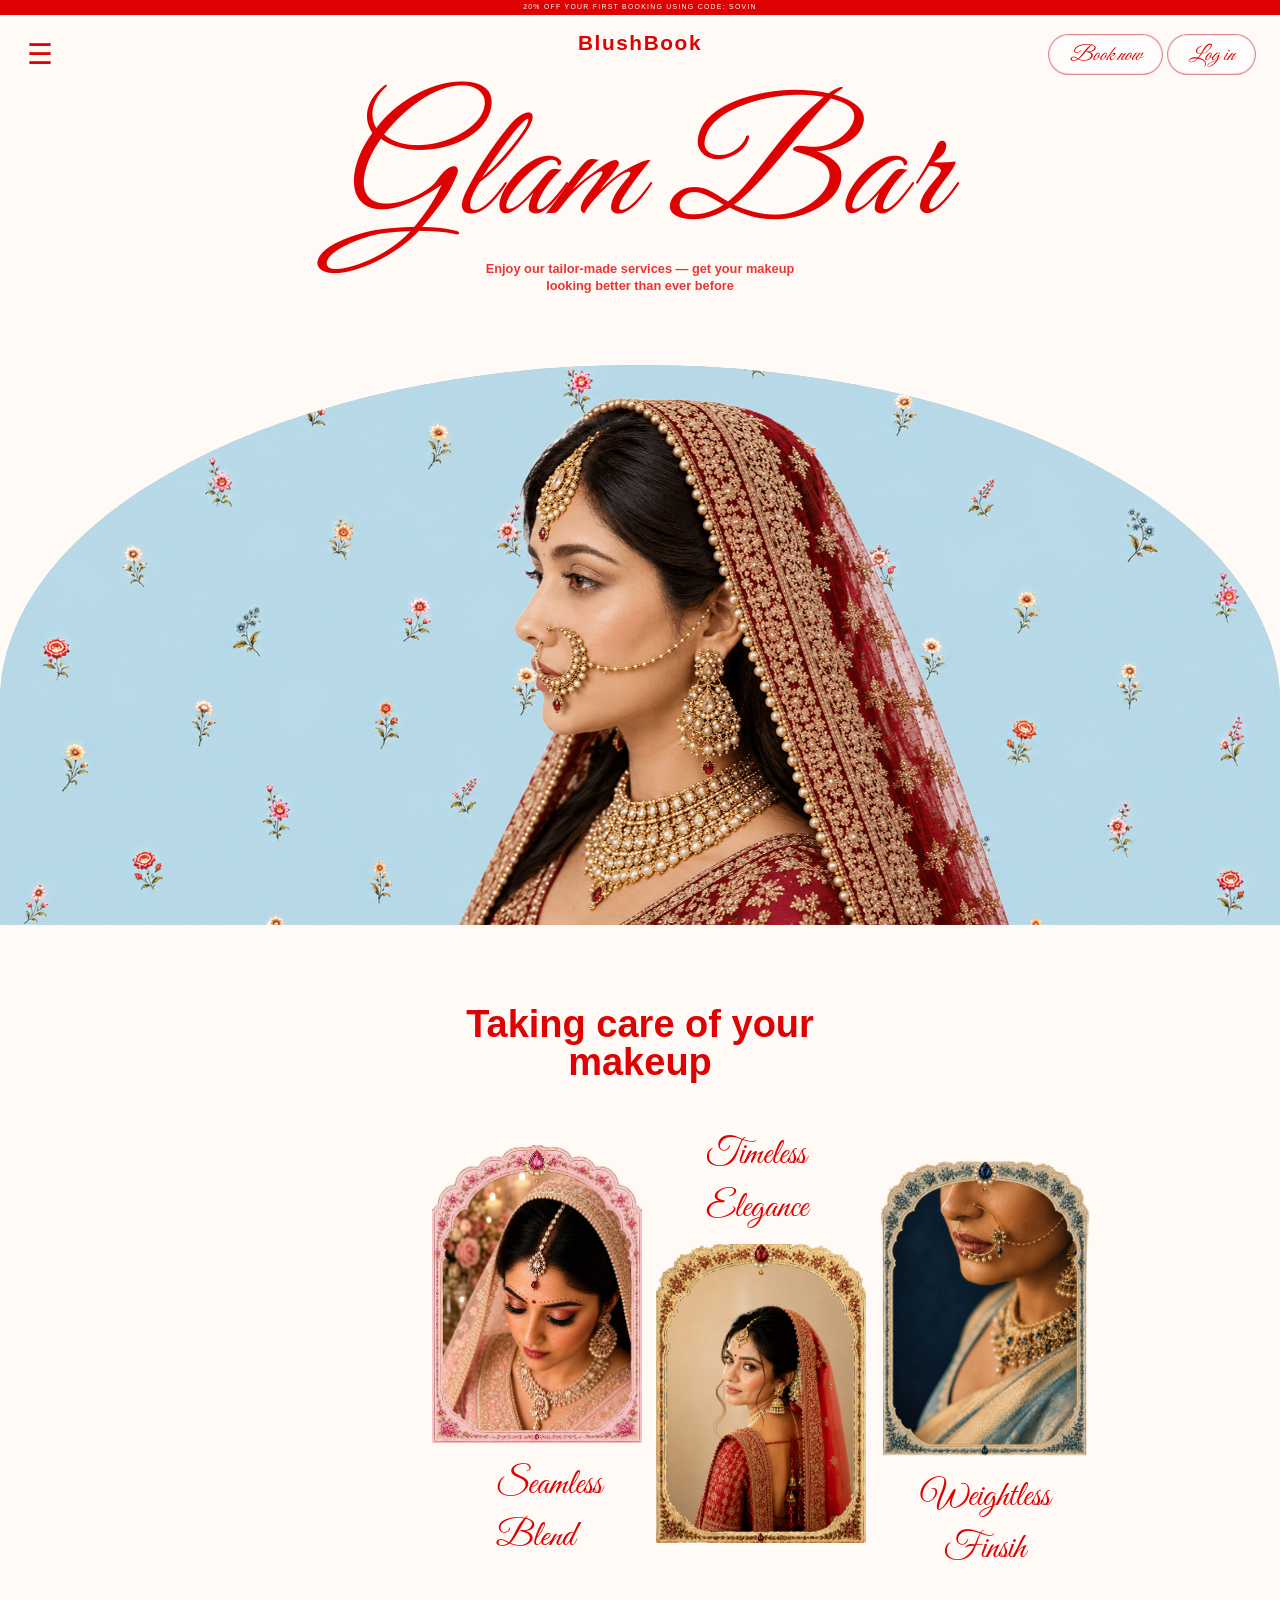
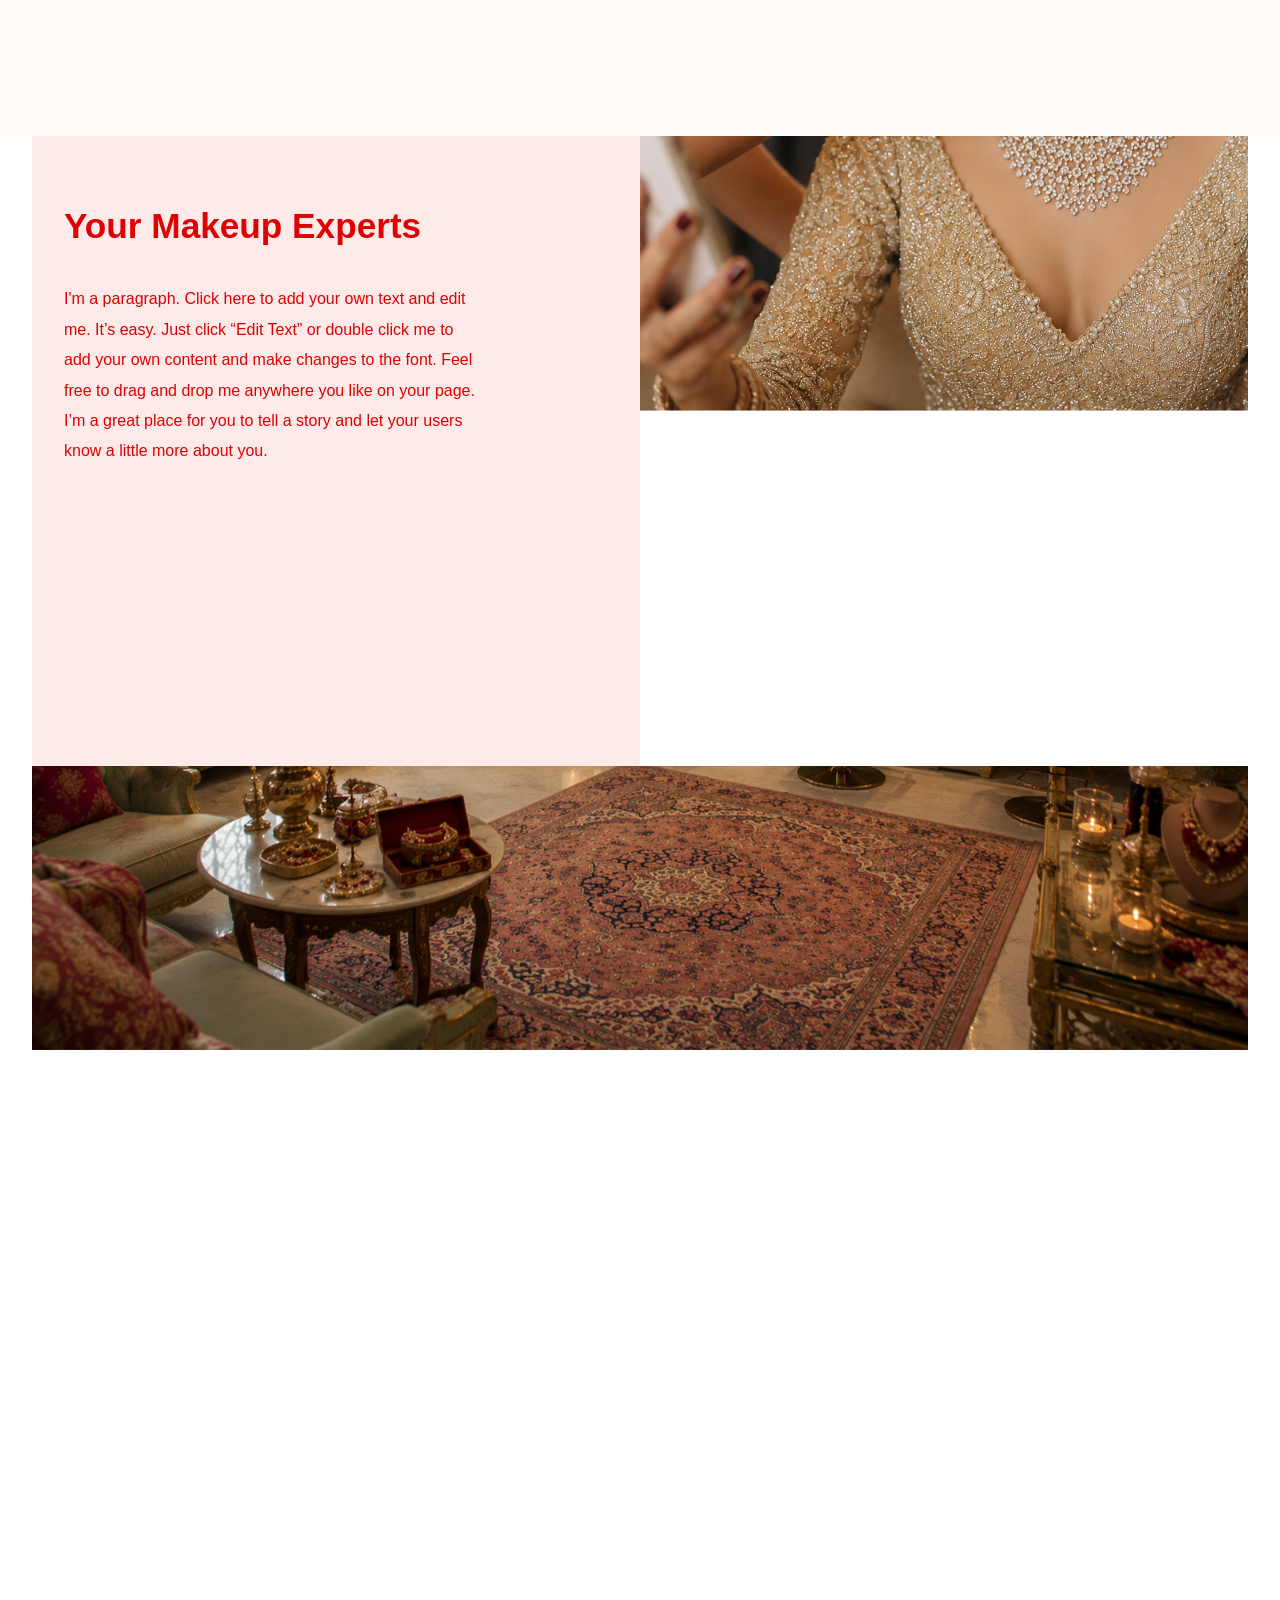
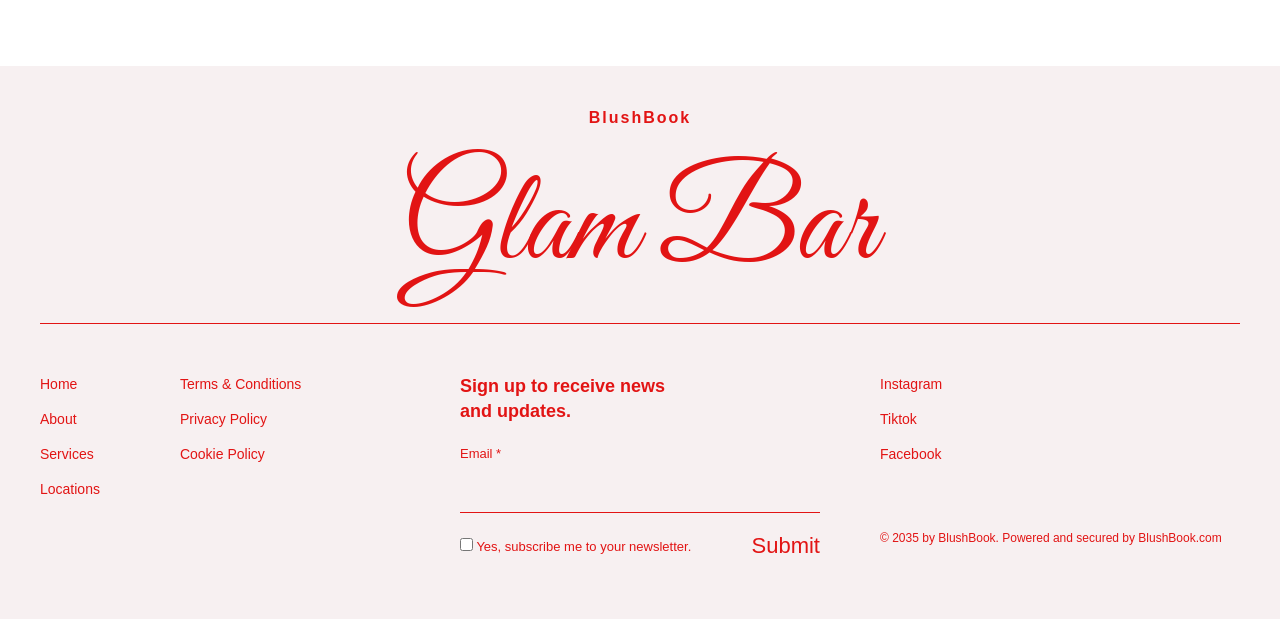
<file: Project/index.html>
<!DOCTYPE html>
<html lang="en">
<head>
    <meta charset="UTF-8" />
    <meta name="viewport" content="width=device-width, initial-scale=1.0" />
    <title>BlushBook</title>

    <link href="https://fonts.googleapis.com/css2?family=Pinyon+Script&display=swap" rel="stylesheet">
    <link rel="preconnect" href="https://fonts.googleapis.com">
    <link rel="preconnect" href="https://fonts.gstatic.com" crossorigin>
    <link href="https://fonts.googleapis.com/css2?family=Great+Vibes&display=swap" rel="stylesheet">
    <link href="https://fonts.googleapis.com/css2?family=Michroma&family=Questrial&display=swap" rel="stylesheet">

    <link rel="stylesheet" href="CSS/index.css" />

  </head>
  <body>

    <!-- ==================== TOP PROMOTIONAL BANNER ==================== -->
    <div class="promo-banner">
        <p>20% OFF your first booking using code: SOVIN</p>
    </div>

    <!-- ==================== NAVIGATION & HEADER AREA ==================== -->
    <header class="hero">

      <!-- Left Manu Bar & Right Book Now Button -->
      <nav class="top-nav">

      <div class="menu-bar">
        <button class="menu-btn" aria-label="Open menu">&#9776;</button>
        <div class="menu-btn-options" >
          <ul>
            <li><a href="about.html">Home</a></li>
            <li><a href="about.html">About</a></li>
            <li><a href="about.html">Services</a></li>
            <li><a href="about.html">Locations</a></li>
          </ul>
        </div>
      </div>

      <div class="book-btn-wrap">
        <a href="book.html" class="book-btn">Book now</a> &nbsp;
        <a href="login.html" class="book-btn">Log in</a>
      </div>
      </nav>

      <!-- Center Text Area -->
      <div class="brand">
        <p class="brand-mini">BlushBook</p>
        <h1>Glam Bar</h1>
        <p class="tagline" >
          Enjoy our tailor-made services — get your makeup <br />
          looking better than ever before
        </p>
      </div>

      <!-- Hero Image Area-->
      <div class="hero-image-wrap">
        <div class="hero-curve"></div>
        <img
          src="Images/Heroine-Bride.png"
          id="hero-bride-img"
          alt="Side profile of a woman with styled hair"
          class="hero-image"
        />
      </div>
    </header>

    <!-- ======================== Section 2 =============================== -->
    <main>

      <section class="section section-services" id="services">
        <div class="container">
          <h2 class="section_2_tagline"> Taking care of your <br> makeup </h2>

          <div class="Timeless_Elegence">
            <div class="image_1">
              <img src="Images/1.png" alt="bride image 1">
              <p> Timeless <br> Elegance </p>
            </div>

          </div>

          <div class="image_2">
            <p class="caption caption-top">Seamless <br>Blend</p>
            <img src="Images/2.png" alt="bride image 2">
          </div>

          <div class="image_3">
            <img src="Images/3.png" alt="bride image 3">
            <p class="caption caption-bottom"> Weightless <br>Finsih  </p>
          </div>
        </div>
      </section>
      
      <!-------------------------- Section 3 ------------------------------->

      <section class="section section-about" id="about">
      
        <div class="about-wrapper">
        
          <!-- Left Content -->
          <div class="about-content">
          
            <h2>Your Makeup Experts</h2>
          
            <p>
              I'm a paragraph. Click here to add your own text and edit me.
              It’s easy. Just click “Edit Text” or double click me to add your
              own content and make changes to the font. Feel free to drag and
              drop me anywhere you like on your page. I’m a great place for
              you to tell a story and let your users know a little more about you.
            </p>
          
          </div>
        
          <!-- Right Image -->
          <div class="about-image">
            <img src="Images/Index-section-3-image.png" alt="Hair styling image">
          </div>
        
        </div>
      
      </section>

      <!-- ++++++++++++++++ Section 4 ++++++++++++++++++-->

      <section class="salon_section">

        <div class="salon-img">
          <img src="Images/Salon_room.png" alt="Salon Image">
        </div>
        
      </section>

    </main>


    <footer class="footer">
  <div class="footer-brand">
    <p class="brand-small">BlushBook</p>
    <h1>Glam Bar</h1>
  </div>

  <hr>

  <div class="footer-content">

    <div class="footer-links">
      <div>
        <a href="#">Home</a>
        <a href="#">About</a>
        <a href="#">Services</a>
        <a href="#">Locations</a>
      </div>

      <div>
        <a href="#">Terms & Conditions</a>
        <a href="#">Privacy Policy</a>
        <a href="#">Cookie Policy</a>
      </div>
    </div>

    <div class="newsletter">
      <h3>Sign up to receive news<br>and updates.</h3>

      <label>Email *</label>
      <input type="email">

      <div class="newsletter-bottom">
        <label class="checkbox">
          <input type="checkbox">
          <span>Yes, subscribe me to your newsletter.</span>
        </label>

        <button type="submit">Submit</button>
      </div>
    </div>

    <div class="footer-social">
      <a href="#">Instagram</a>
      <a href="#">Tiktok</a>
      <a href="#">Facebook</a>

      <p class="copyright">
        © 2035 by BlushBook. Powered and secured by BlushBook.com
      </p>
    </div>

  </div>
</footer>
    <script src="JS/index.js"></script>
</body>
</html>
</file>
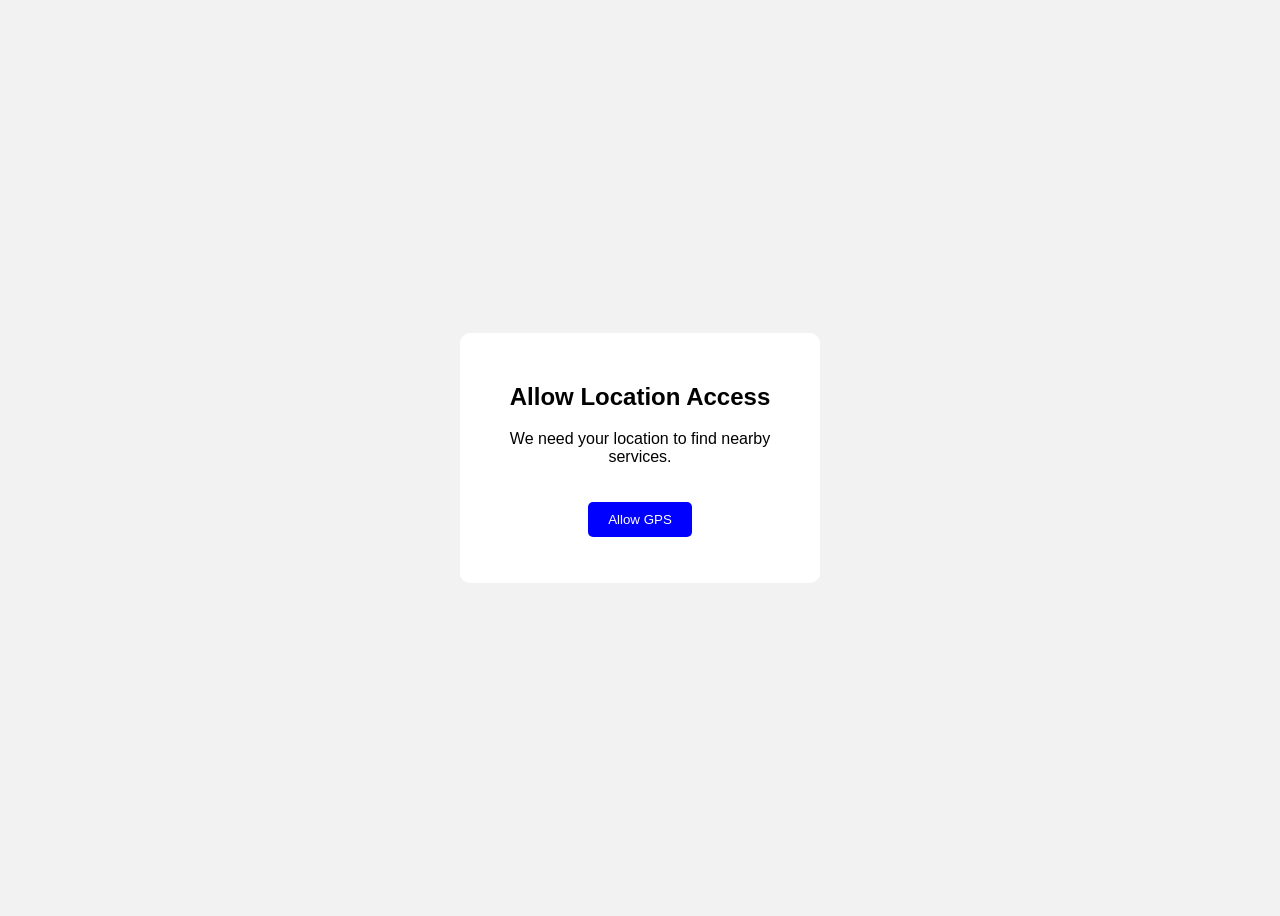
<file: Project/book.html>
<!DOCTYPE html>
<html lang="en">
<head>
  <meta charset="UTF-8">
  <meta name="viewport" content="width=device-width, initial-scale=1.0">
  <title>Location Access</title>

  <style>

    body{
      font-family: Arial;
      display: flex;
      justify-content: center;
      align-items: center;
      height: 100vh;
      background: #f2f2f2;
    }

    .box{
      background: white;
      padding: 30px;
      border-radius: 10px;
      text-align: center;
      width: 300px;
    }

    button{
      padding: 10px 20px;
      border: none;
      background: blue;
      color: white;
      border-radius: 5px;
      cursor: pointer;
      margin-top: 20px;
    }

  </style>

</head>
<body>

  <div class="box">

    <h2>Allow Location Access</h2>

    <p>
      We need your location to find nearby services.
    </p>

    <button onclick="getLocation()">
      Allow GPS
    </button>

    <p id="status"></p>

  </div>

  <script>

    function getLocation(){

      navigator.geolocation.getCurrentPosition(

        function(position){

          const lat = position.coords.latitude;
          const lng = position.coords.longitude;

          console.log(lat, lng);

          document.getElementById("status").innerHTML =
            "Location Found";

          // save location temporarily
          localStorage.setItem("lat", lat);
          localStorage.setItem("lng", lng);

          // redirect
          window.location.href = "services.html";
        },

        function(error){

          alert("Location permission denied");

        }

      );

    }

  </script>

</body>
</html>
</file>
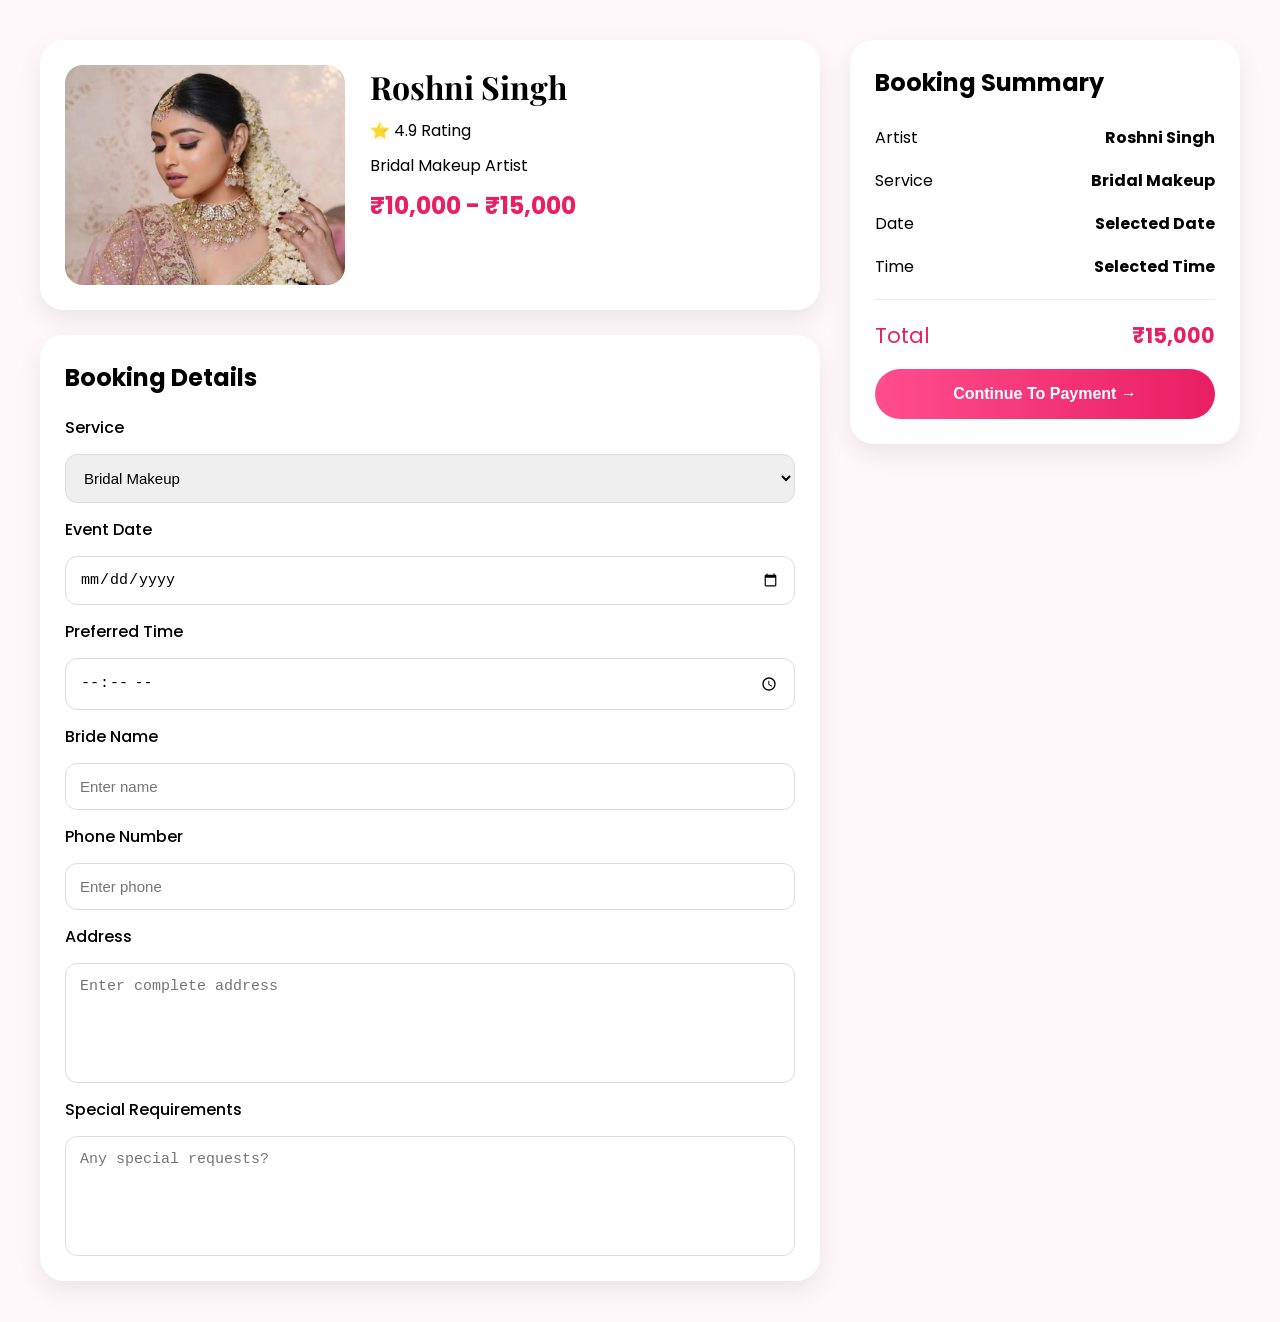
<file: Project/checkout.html>
<!DOCTYPE html>
<html lang="en">
<head>
<meta charset="UTF-8">
<meta name="viewport" content="width=device-width, initial-scale=1.0">

<title>Checkout - Glam Bar</title>

<link href="https://fonts.googleapis.com/css2?family=Playfair+Display:wght@600;700&family=Poppins:wght@300;400;500;600&display=swap" rel="stylesheet">

<style>
    :root{
    --primary:#e91e63;
    --secondary:#ff4d8d;
    --bg:#fff8fa;
}

*{
    margin:0;
    padding:0;
    box-sizing:border-box;
}

body{
    font-family:'Poppins',sans-serif;
    background:var(--bg);
}

.checkout-container{
    max-width:1400px;
    margin:auto;
    padding:40px;

    display:grid;
    grid-template-columns:2fr 1fr;
    gap:30px;
}

.artist-card,
.form-card,
.summary-card{
    background:white;
    border-radius:24px;
    padding:25px;
    box-shadow:0 10px 25px rgba(0,0,0,.08);
}

.artist-card{
    display:flex;
    gap:25px;
    margin-bottom:25px;
}

.artist-card img{
    width:280px;
    height:220px;
    object-fit:cover;
    border-radius:18px;
}

.artist-info h1{
    font-family:'Playfair Display',serif;
    margin-bottom:10px;
}

.artist-info p{
    margin-bottom:10px;
}

.artist-price{
    color:var(--primary);
    font-size:1.5rem;
    font-weight:bold;
}

.form-card h2{
    margin-bottom:20px;
}

form{
    display:flex;
    flex-direction:column;
    gap:14px;
}

label{
    font-weight:500;
}

input,
select,
textarea{
    padding:14px;
    border:1px solid #ddd;
    border-radius:12px;
    font-size:15px;
}

textarea{
    min-height:120px;
    resize:none;
}

.summary-card{
    height:fit-content;
    position:sticky;
    top:20px;
}

.summary-card h2{
    margin-bottom:25px;
}

.summary-row{
    display:flex;
    justify-content:space-between;
    margin-bottom:18px;
}

.total{
    font-size:1.3rem;
    color:var(--primary);
}

hr{
    border:none;
    border-top:1px solid #eee;
    margin:20px 0;
}

.payment-btn{
    width:100%;
    border:none;

    background:linear-gradient(
    90deg,
    var(--secondary),
    var(--primary)
    );

    color:white;

    padding:16px;

    border-radius:40px;

    cursor:pointer;

    font-size:16px;
    font-weight:600;
}

.payment-btn:hover{
    opacity:.9;
}

@media(max-width:900px){

.checkout-container{
    grid-template-columns:1fr;
}

.artist-card{
    flex-direction:column;
}

.artist-card img{
    width:100%;
}

}
</style>
</head>

<body>

<div class="checkout-container">

    <!-- LEFT SIDE -->

    <div class="booking-section">

        <div class="artist-card">

            <img src="services images/1.jpeg" alt="Artist">

            <div class="artist-info">

                <h1>Roshni Singh</h1>

                <p>⭐ 4.9 Rating</p>

                <p>Bridal Makeup Artist</p>

                <p class="artist-price">
                    ₹10,000 - ₹15,000
                </p>

            </div>

        </div>

        <div class="form-card">

            <h2>Booking Details</h2>

            <form>

                <label>Service</label>

                <select>
                    <option>Bridal Makeup</option>
                    <option>Hair Styling</option>
                    <option>Saree Draping</option>
                    <option>Nail Styling</option>
                </select>

                <label>Event Date</label>
                <input type="date">

                <label>Preferred Time</label>
                <input type="time">

                <label>Bride Name</label>
                <input type="text" placeholder="Enter name">

                <label>Phone Number</label>
                <input type="tel" placeholder="Enter phone">

                <label>Address</label>
                <textarea placeholder="Enter complete address"></textarea>

                <label>Special Requirements</label>
                <textarea placeholder="Any special requests?"></textarea>

            </form>

        </div>

    </div>

    <!-- RIGHT SIDE -->

    <div class="summary-card">

        <h2>Booking Summary</h2>

        <div class="summary-row">
            <span>Artist</span>
            <strong>Roshni Singh</strong>
        </div>

        <div class="summary-row">
            <span>Service</span>
            <strong>Bridal Makeup</strong>
        </div>

        <div class="summary-row">
            <span>Date</span>
            <strong>Selected Date</strong>
        </div>

        <div class="summary-row">
            <span>Time</span>
            <strong>Selected Time</strong>
        </div>

        <hr>

        <div class="summary-row total">
            <span>Total</span>
            <strong>₹15,000</strong>
        </div>

        <button class="payment-btn">
            Continue To Payment →
        </button>

    </div>

</div>

</body>
</html>
</file>
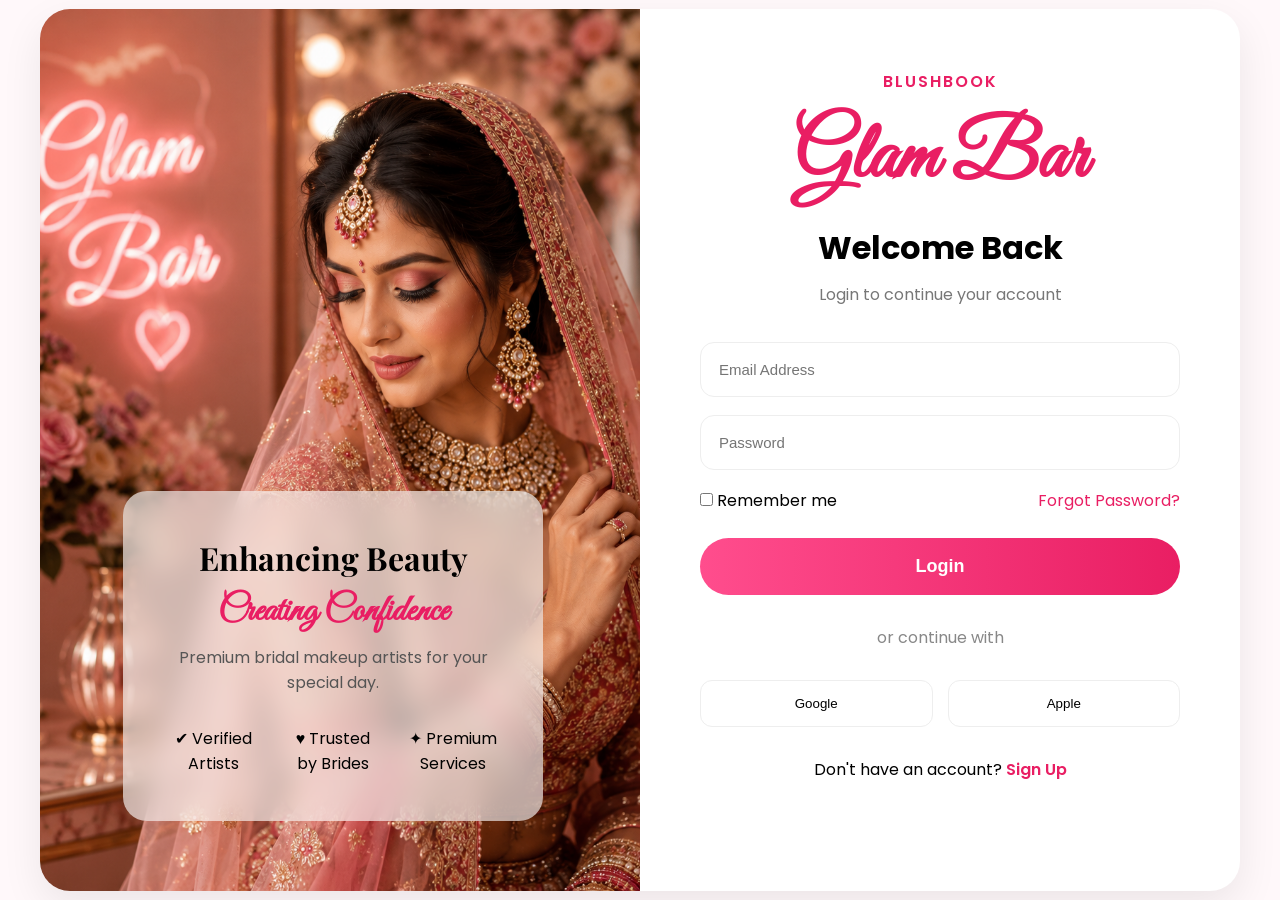
<file: Project/login.html>
<!DOCTYPE html>
<html lang="en">
<head>
<meta charset="UTF-8">
<meta name="viewport" content="width=device-width, initial-scale=1.0">

<title>Login - Glam Bar</title>

<link href="https://fonts.googleapis.com/css2?family=Playfair+Display:wght@600;700&family=Poppins:wght@300;400;500;600&display=swap" rel="stylesheet">
<link href="https://fonts.googleapis.com/css2?family=Pinyon+Script&display=swap" rel="stylesheet">
<link rel="preconnect" href="https://fonts.googleapis.com">
<link rel="preconnect" href="https://fonts.gstatic.com" crossorigin>
<link href="https://fonts.googleapis.com/css2?family=Great+Vibes&display=swap" rel="stylesheet">
<link href="https://fonts.googleapis.com/css2?family=Michroma&family=Questrial&display=swap" rel="stylesheet">

<link rel="stylesheet" href="CSS/login.css">
</head>

<body>

<div class="login-container">

    <!-- Left Side -->

    <div class="left-panel">

        <img src="Images/login_image.png" alt="Bride">

        <div class="overlay-card">

            <h3>Enhancing Beauty</h3>

            <h2>Creating Confidence</h2>

            <p>
                Premium bridal makeup artists
                for your special day.
            </p>

            <div class="features">

                <div>
                    ✔
                    <span>Verified Artists</span>
                </div>

                <div>
                    ♥
                    <span>Trusted by Brides</span>
                </div>

                <div>
                    ✦
                    <span>Premium Services</span>
                </div>

            </div>

        </div>

    </div>

    <!-- Right Side -->

    <div class="right-panel">

        <p class="logo-small">BLUSHBOOK</p>

        <h1 class="logo">
            Glam Bar
        </h1>

        <h2>Welcome Back</h2>

        <p class="subtitle">
            Login to continue your account
        </p>

        <form>

            <div class="input-group">
                <input
                    type="email"
                    placeholder="Email Address"
                    required
                >
            </div>

            <div class="input-group">
                <input
                    type="password"
                    placeholder="Password"
                    required
                >
            </div>

            <div class="options">

                <label>
                    <input type="checkbox">
                    Remember me
                </label>

                <a href="#">
                    Forgot Password?
                </a>

            </div>

            <button class="login-btn">
                Login
            </button>

        </form>

        <div class="divider">
            <span>or continue with</span>
        </div>

        <div class="social-login">

            <button>
                Google
            </button>

            <button>
                Apple
            </button>

        </div>

        <p class="signup-link">
            Don't have an account?
            <a href="signup-choice.html">
    Sign Up
</a>
        </p>
    </div>

</div>

</body>
</html>
</file>
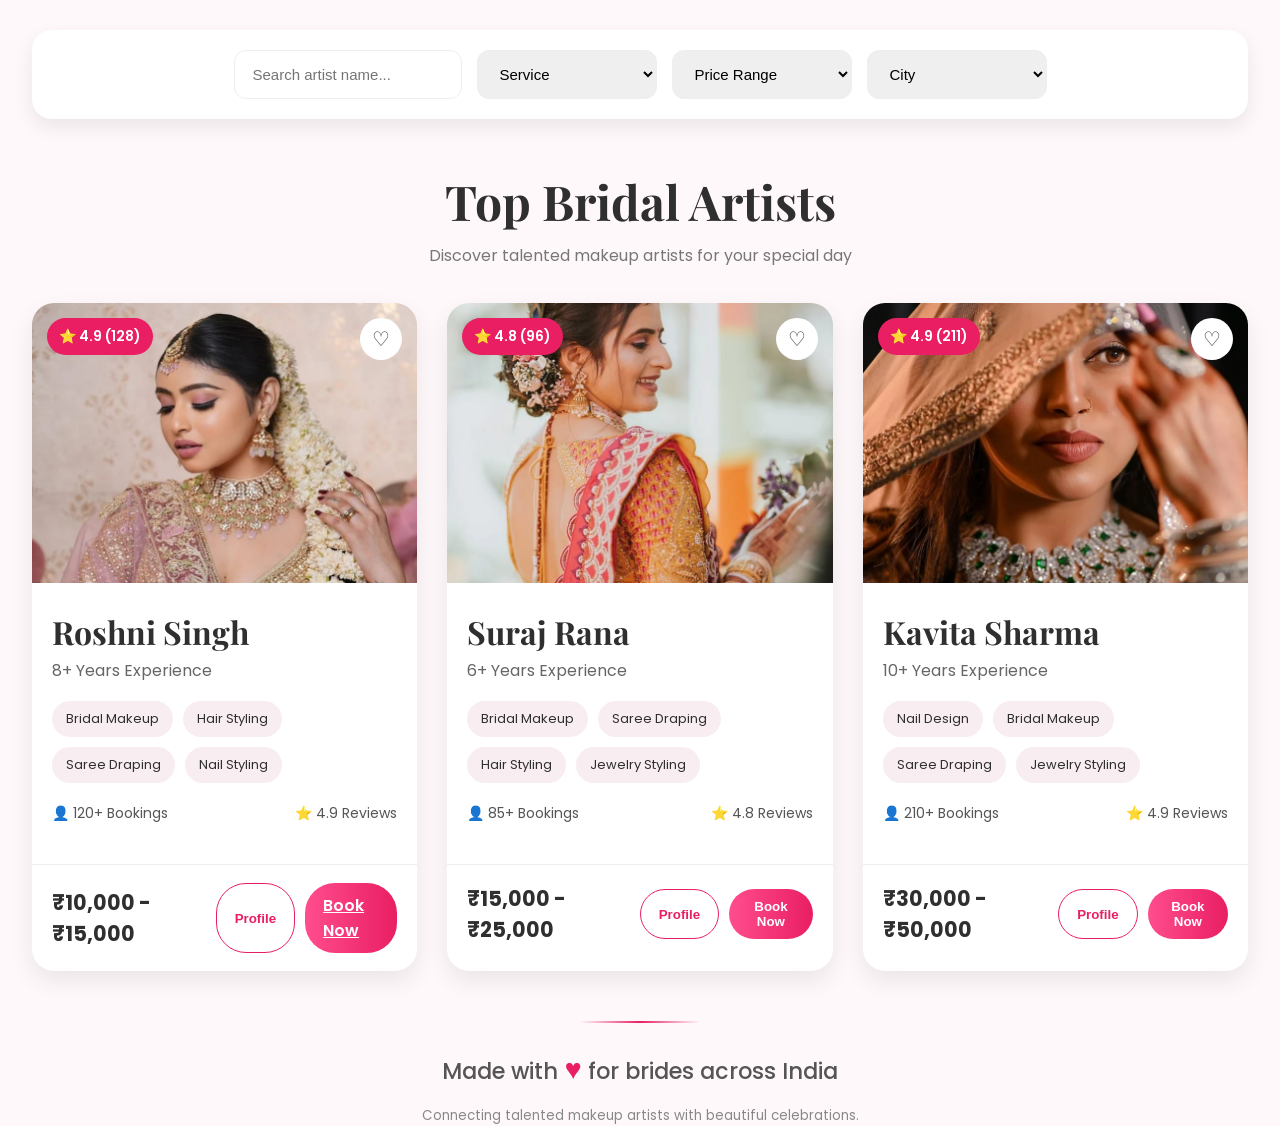
<file: Project/services.html>
<!DOCTYPE html>
<html lang="en">
<head>
<meta charset="UTF-8">
<meta name="viewport" content="width=device-width, initial-scale=1.0">

<title>Bridal Artists</title>

<link href="https://fonts.googleapis.com/css2?family=Playfair+Display:wght@600;700&family=Poppins:wght@300;400;500;600&display=swap" rel="stylesheet">

<style>

:root{
    --primary:#e91e63;
    --secondary:#ff4d8d;
    --bg:#fff8fa;
    --card:#ffffff;
    --text:#2f2f2f;
    --light:#666;
}

*{
    margin:0;
    padding:0;
    box-sizing:border-box;
}

body{
    font-family:'Poppins',sans-serif;
    background:var(--bg);
    color:var(--text);
}

/* FILTER BAR */

.filter-bar{
    width:95%;
    max-width:1400px;
    margin:30px auto;
    background:white;
    padding:20px;
    border-radius:20px;
    display:flex;
    gap:15px;
    flex-wrap:wrap;
    justify-content:center;
    box-shadow:0 8px 20px rgba(0,0,0,.08);
}

.filter-bar input,
.filter-bar select{
    padding:14px 18px;
    border:1px solid #eee;
    border-radius:12px;
    font-size:15px;
    min-width:180px;
    outline:none;
}

/* TITLE */

.section-title{
    text-align:center;
    margin:50px 0 35px;
}

.section-title h2{
    font-family:'Playfair Display',serif;
    font-size:3rem;
}

.section-title p{
    color:#777;
    margin-top:10px;
}

/* CARDS GRID */

.artist-grid{
    width:95%;
    max-width:1400px;
    margin:auto;
    display:grid;
    grid-template-columns:repeat(auto-fit,minmax(350px,1fr));
    gap:30px;
    padding-bottom:50px;
}

/* CARD */

.artist-card{
    background:var(--card);
    border-radius:22px;
    overflow:hidden;
    box-shadow:0 10px 25px rgba(0,0,0,.08);
    transition:.3s;
}

.artist-card:hover{
    transform:translateY(-8px);
}

.artist-image{
    position:relative;
}

.artist-image img{
    width:100%;
    height:280px;
    object-fit:cover;
}

.rating{
    position:absolute;
    top:15px;
    left:15px;
    background:var(--primary);
    color:white;
    padding:8px 12px;
    border-radius:30px;
    font-size:14px;
    font-weight:600;
}

.heart{
    position:absolute;
    top:15px;
    right:15px;
    background:white;
    width:42px;
    height:42px;
    border-radius:50%;
    display:flex;
    justify-content:center;
    align-items:center;
    font-size:20px;
    cursor:pointer;
}

.card-body{
    padding:20px;
}

.artist-name{
    font-family:'Playfair Display',serif;
    font-size:2rem;
    margin-bottom:5px;
}

.experience{
    color:#666;
    margin-bottom:18px;
}

.tags{
    display:flex;
    flex-wrap:wrap;
    gap:10px;
    margin-bottom:20px;
}

.tags span{
    background:#f8edf1;
    padding:8px 14px;
    border-radius:30px;
    font-size:13px;
}

.stats{
    display:flex;
    justify-content:space-between;
    margin-bottom:20px;
    color:#555;
    font-size:14px;
}

.card-footer{
    border-top:1px solid #eee;
    padding:18px 20px;
    display:flex;
    justify-content:space-between;
    align-items:center;
}

.price{
    font-size:1.3rem;
    font-weight:700;
}

.buttons{
    display:flex;
    gap:10px;
}

.profile-btn{
    background:white;
    color:var(--primary);
    border:1px solid var(--primary);
}

.book-btn{
    background:linear-gradient(
    90deg,
    var(--secondary),
    var(--primary));
    color:white;
    border:none;
}

.profile-btn,
.book-btn{
    padding:10px 18px;
    border-radius:30px;
    cursor:pointer;
    font-weight:600;
}
.made-with-love{
    text-align:center;
    padding:0px 20px;
}

.love-line{
    width:120px;
    height:2px;
    background:linear-gradient(
    90deg,
    transparent,
    var(--primary),
    transparent);
    margin:0 auto 25px;
}

.made-with-love p{
    font-size:1.4rem;
    font-weight:500;
    color:#555;
}

.made-with-love span{
    color:#e91e63;
    font-size:1.8rem;
}

.made-with-love small{
    display:block;
    margin-top:15px;
    color:#888;
}
/* MOBILE */

@media(max-width:768px){

.section-title h2{
    font-size:2.2rem;
}

.artist-grid{
    grid-template-columns:1fr;
}

.filter-bar{
    flex-direction:column;
}

.filter-bar input,
.filter-bar select{
    width:100%;
}

}

</style>
</head>

<body>

<!-- FILTERS -->

<div class="filter-bar">

<input type="text" placeholder="Search artist name...">

<select>
<option>Service</option>
<option>Bridal Makeup</option>
<option>Hair Styling</option>
<option>Nail Art</option>
</select>

<select>
<option>Price Range</option>
<option>₹1000 - ₹5000</option>
<option>₹5000 - ₹10000</option>
<option>₹10000+</option>
</select>

<select>
<option>City</option>
<option>Ahmedabad</option>
<option>Gandhinagar</option>
<option>Surat</option>
</select>

</div>

<!-- TITLE -->

<div class="section-title">
    <h2>Top Bridal Artists</h2>
    <p>Discover talented makeup artists for your special day</p>
</div>

<!-- CARDS -->

<div class="artist-grid">

    <!-- CARD 1 -->

    <div class="artist-card">

        <div class="artist-image">
            <img src="services images/1.jpeg">
            <div class="rating">⭐ 4.9 (128)</div>
            <div class="heart">♡</div>
        </div>

        <div class="card-body">

            <h3 class="artist-name">Roshni Singh</h3>
            <p class="experience">8+ Years Experience</p>

            <div class="tags">
                <span>Bridal Makeup</span>
                <span>Hair Styling</span>
                <span>Saree Draping</span>
                <span>Nail Styling</span>
            </div>

            <div class="stats">
                <span>👤 120+ Bookings</span>
                <span>⭐ 4.9 Reviews</span>
            </div>

        </div>

        <div class="card-footer">

            <div class="price">₹10,000 - ₹15,000</div>

            <div class="buttons">
                <button class="profile-btn">Profile</button>
            
                <a href="checkout.html" class="book-btn">
                    Book Now
                </a>
            </div>
        </div>

    </div>

    <!-- CARD 2 -->

    <div class="artist-card">

        <div class="artist-image">
            <img src="services images/2.jpeg">
            <div class="rating">⭐ 4.8 (96)</div>
            <div class="heart">♡</div>
        </div>

        <div class="card-body">

            <h3 class="artist-name">Suraj Rana</h3>
            <p class="experience">6+ Years Experience</p>

            <div class="tags">
                <span>Bridal Makeup</span>
                <span>Saree Draping</span>
                <span>Hair Styling</span>
                <span>Jewelry Styling</span>
            </div>

            <div class="stats">
                <span>👤 85+ Bookings</span>
                <span>⭐ 4.8 Reviews</span>
            </div>

        </div>

        <div class="card-footer">

            <div class="price">₹15,000 - ₹25,000</div>

            <div class="buttons">
                <button class="profile-btn">Profile</button>
                <button class="book-btn">Book Now</button>
            </div>

        </div>

    </div>

    <!-- CARD 3 -->

    <div class="artist-card">

        <div class="artist-image">
            <img src="services images/3.jpeg">
            <div class="rating">⭐ 4.9 (211)</div>
            <div class="heart">♡</div>
        </div>

        <div class="card-body">

            <h3 class="artist-name">Kavita Sharma</h3>
            <p class="experience">10+ Years Experience</p>

            <div class="tags">
                <span>Nail Design</span>
                <span>Bridal Makeup</span>
                <span>Saree Draping</span>
                <span>Jewelry Styling</span>
            </div>

            <div class="stats">
                <span>👤 210+ Bookings</span>
                <span>⭐ 4.9 Reviews</span>
            </div>

        </div>

        <div class="card-footer">

            <div class="price">₹30,000 - ₹50,000</div>

            <div class="buttons">
                <button class="profile-btn">Profile</button>
                <button class="book-btn">Book Now</button>
            </div>

        </div>

    </div>
</div>

<section class="made-with-love">

    <div class="love-line"></div>

    <p>
        Made with <span>♥</span> for brides across India
    </p>

    <small>
        Connecting talented makeup artists with beautiful celebrations.
    </small>

</section>

</body>
</html>
</file>
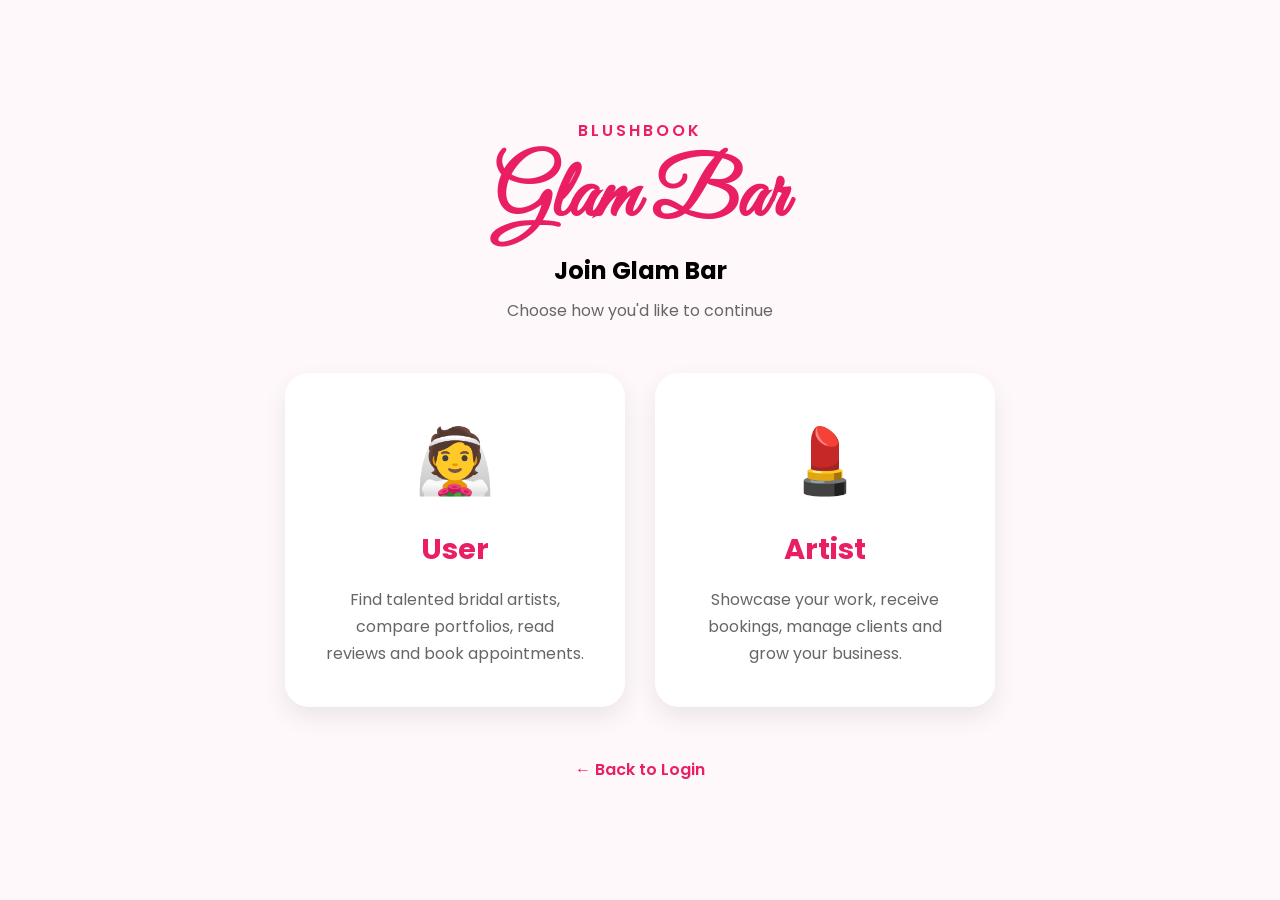
<file: Project/signup-choice.html>
<!DOCTYPE html>
<html lang="en">
<head>
<meta charset="UTF-8">
<meta name="viewport" content="width=device-width, initial-scale=1.0">

<title>Join Glam Bar</title>

<link href="https://fonts.googleapis.com/css2?family=Playfair+Display:wght@600;700&family=Poppins:wght@300;400;500;600&display=swap" rel="stylesheet">
<link href="https://fonts.googleapis.com/css2?family=Playfair+Display:wght@600;700&family=Poppins:wght@300;400;500;600&display=swap" rel="stylesheet">
<link href="https://fonts.googleapis.com/css2?family=Pinyon+Script&display=swap" rel="stylesheet">
<link rel="preconnect" href="https://fonts.googleapis.com">
<link rel="preconnect" href="https://fonts.gstatic.com" crossorigin>
<link href="https://fonts.googleapis.com/css2?family=Great+Vibes&display=swap" rel="stylesheet">
<link href="https://fonts.googleapis.com/css2?family=Michroma&family=Questrial&display=swap" rel="stylesheet">
<style>

:root{
    --primary:#e91e63;
    --secondary:#ff4d8d;
    --bg:#fff8fa;
}

*{
    margin:0;
    padding:0;
    box-sizing:border-box;
}

body{
    min-height:100vh;
    background:var(--bg);
    font-family:'Poppins',sans-serif;

    display:flex;
    justify-content:center;
    align-items:center;

    padding:30px;
}

.signup-selection{
    width:100%;
    max-width:1000px;
    text-align:center;
}

.logo-small{
    color:var(--primary);
    letter-spacing:3px;
    font-weight:600;
}

.logo{
    font-family: "Great Vibes", cursive;
    font-size:5rem;
    color:var(--primary);
    margin-top:5px;
    margin-bottom:5px;
}

.subtitle{
    color:#666;
    margin-top:10px;
    margin-bottom:50px;
}

.role-container{
    display:flex;
    justify-content:center;
    gap:30px;
    flex-wrap:wrap;
}

.role-card{
    width:340px;

    background:white;

    padding:40px;

    border-radius:24px;

    text-decoration:none;

    color:#333;

    box-shadow:
    0 10px 25px rgba(0,0,0,.08);

    transition:.3s;
}

.role-card:hover{
    transform:translateY(-8px);

    border:2px solid var(--primary);
}

.role-icon{
    font-size:4rem;
    margin-bottom:20px;
}

.role-card h3{
    color:var(--primary);
    margin-bottom:15px;
    font-size:1.8rem;
}

.role-card p{
    line-height:1.7;
    color:#666;
}

.back-link{
    display:inline-block;
    margin-top:50px;
    color:var(--primary);
    text-decoration:none;
    font-weight:600;
}

@media(max-width:768px){

.logo{
    font-size:3rem;
}

.role-card{
    width:100%;
}

}

</style>
</head>

<body>

<div class="signup-selection">

    <p class="logo-small">BLUSHBOOK</p>

    <h1 class="logo">Glam Bar</h1>

    <h2>Join Glam Bar</h2>

    <p class="subtitle">
        Choose how you'd like to continue
    </p>

    <div class="role-container">

        <a href="user-signup.html" class="role-card">

            <div class="role-icon">👰</div>

            <h3>User</h3>

            <p>
                Find talented bridal artists,
                compare portfolios,
                read reviews and book appointments.
            </p>

        </a>

        <a href="artist-signup.html" class="role-card">

            <div class="role-icon">💄</div>

            <h3>Artist</h3>

            <p>
                Showcase your work,
                receive bookings,
                manage clients and grow your business.
            </p>

        </a>

    </div>

    <a href="login.html" class="back-link">
        ← Back to Login
    </a>

</div>

</body>
</html>
</file>
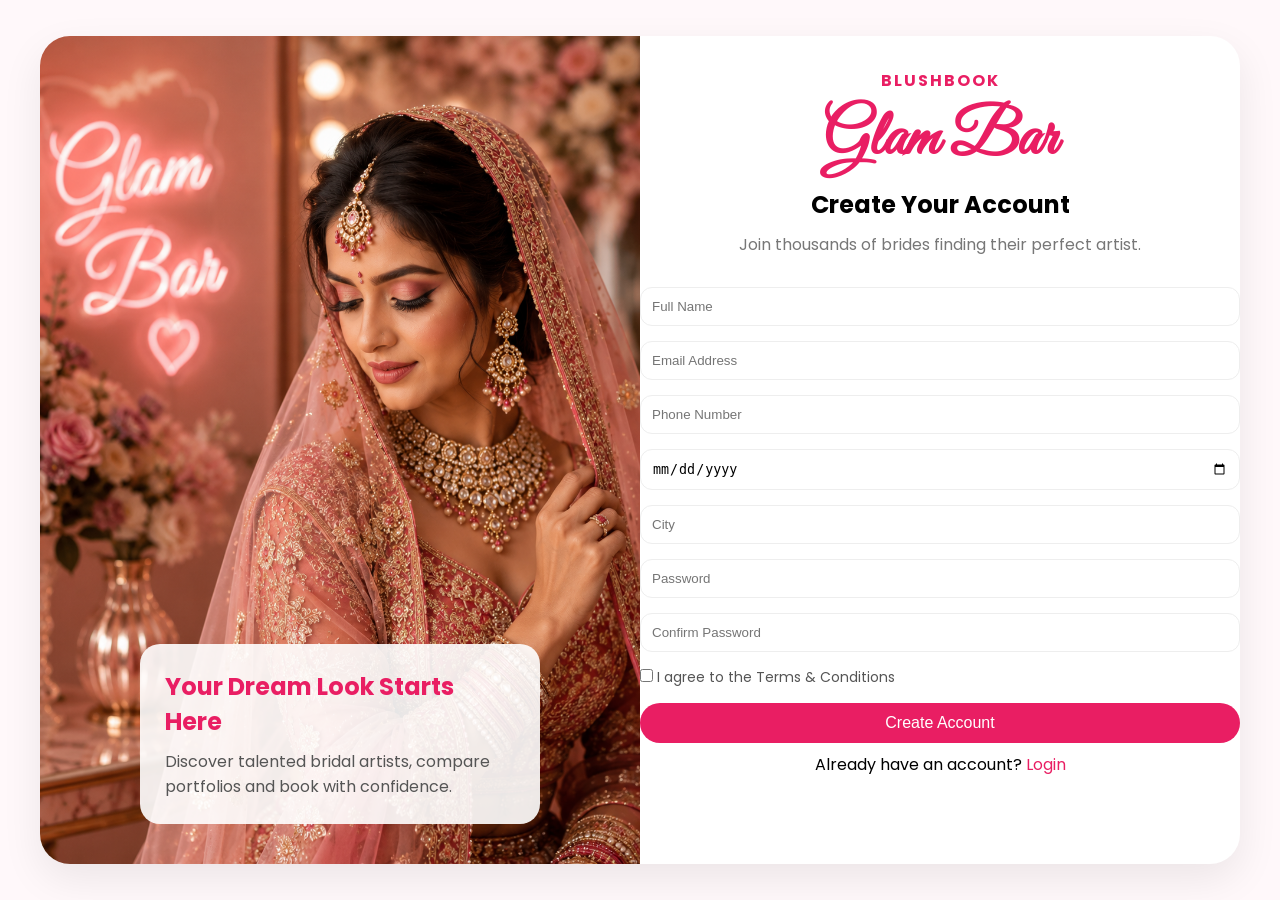
<file: Project/user-signup.html>
<!DOCTYPE html>
<html lang="en">
<head>
<meta charset="UTF-8">
<meta name="viewport" content="width=device-width, initial-scale=1.0">

<title>User Signup - Glam Bar</title>

<link href="https://fonts.googleapis.com/css2?family=Playfair+Display:wght@600;700&family=Poppins:wght@300;400;500;600&display=swap" rel="stylesheet">
<link href="https://fonts.googleapis.com/css2?family=Playfair+Display:wght@600;700&family=Poppins:wght@300;400;500;600&display=swap" rel="stylesheet">
<link href="https://fonts.googleapis.com/css2?family=Pinyon+Script&display=swap" rel="stylesheet">
<link rel="preconnect" href="https://fonts.googleapis.com">
<link rel="preconnect" href="https://fonts.gstatic.com" crossorigin>
<link href="https://fonts.googleapis.com/css2?family=Great+Vibes&display=swap" rel="stylesheet">
<link href="https://fonts.googleapis.com/css2?family=Michroma&family=Questrial&display=swap" rel="stylesheet">
<style>
    :root{
    --primary:#e91e63;
    --bg:#fff8fa;
}

*{
    margin:0;
    padding:0;
    box-sizing:border-box;
}

body{
    min-height:100vh;
    background:var(--bg);
    font-family:'Poppins',sans-serif;

    display:flex;
    justify-content:center;
    align-items:center;

    padding:30px;
}

.signup-container{
    width:1200px;
    max-width:100%;
    height: 92vh;
    background:white;

    border-radius:30px;

    overflow:hidden;

    display:grid;
    grid-template-columns:1fr 1fr;

    box-shadow:
    0 15px 40px rgba(0,0,0,.08);
}

.left-panel{
    position:relative;
}

.left-panel img{
    width:100%;
    height:100%;
    object-fit:cover;
}

.overlay{
    position:absolute;

    bottom:40px;
    left:100px;

    background:
    rgba(255,255,255,.9);

    padding:25px;

    border-radius:20px;

    width:400px;
}

.overlay h2{
    color:var(--primary);
}

.overlay p{
    margin-top:10px;
    color:#555;
}

.right-panel{
    padding:0px;
}

.logo-small{
    text-align:center;
    color:var(--primary);
    letter-spacing:2px;
    font-weight: 700;
    margin-top: 2rem;
}

.logo{
    text-align:center;
    color:var(--primary);
    font-size:4rem;
    margin-top: 7px;
    margin-bottom:7px;
    font-family: "Great Vibes", cursive;
}

.right-panel h2{
    text-align:center;
}

.subtitle{
    text-align:center;
    color:#777;
    margin:10px 0 30px;
}

form{
    display:flex;
    flex-direction:column;
    gap:15px;
}

input{
    padding:11px;
    border:1px solid #eee;
    border-radius:12px;
}

.terms{
    font-size:14px;
    color:#555;
}

button{
    border:none;
    background:#e91e63;
    color:white;

    padding:11px;

    border-radius:40px;

    font-size:16px;
    cursor:pointer;
}

.login-link{
    text-align:center;
    margin-top:9px;
}

.login-link a{
    color:#e91e63;
    text-decoration:none;
}

@media(max-width:900px){

.signup-container{
    grid-template-columns:1fr;
}

.left-panel{
    display:none;
}

.right-panel{
    padding:30px;
}

.logo{
    font-size:3rem;
}

}
</style>
</head>

<body>

<div class="signup-container">

    <div class="left-panel">

        <img src="Images/login_image.png" alt="Bride">

        <div class="overlay">
            <h2>Your Dream Look Starts Here</h2>
            <p>
                Discover talented bridal artists,
                compare portfolios and book with confidence.
            </p>
        </div>

    </div>

    <div class="right-panel">

        <p class="logo-small">BLUSHBOOK</p>

        <h1 class="logo">Glam Bar</h1>

        <h2>Create Your Account</h2>

        <p class="subtitle">
            Join thousands of brides finding their perfect artist.
        </p>

        <form>

            <input type="text"
            placeholder="Full Name"
            required>

            <input type="email"
            placeholder="Email Address"
            required>

            <input type="tel"
            placeholder="Phone Number"
            required>

            <input type="date">

            <input type="text"
            placeholder="City">

            <input type="password"
            placeholder="Password"
            required>

            <input type="password"
            placeholder="Confirm Password"
            required>

            <label class="terms">

                <input type="checkbox">

                I agree to the
                Terms & Conditions

            </label>

            <button type="submit">
                Create Account
            </button>

        </form>

        <p class="login-link">
            Already have an account?
            <a href="login.html">Login</a>
        </p>

    </div>

</div>

</body>
</html>
</file>
<file: Project/CSS/index.css>
:root {
  --accent: #de0202;
  --bg: #f8f8f8;
  --text: #1f1f1f;
  --muted: #6a6a6a;
}
* {
  margin: 0;
  padding: 0;
  box-sizing: border-box;
}
body {
  font-family: "Poppins", sans-serif;
  color: var(--text);
  background: #ffffff;
  line-height: 1.5;
  overflow-x: hidden;
}

.promo-banner {
  background: var(--accent);
  color: #fff;
  text-align: center;
  font-size: 0.43rem;
  letter-spacing: 0.08rem;
  text-transform: uppercase;
  padding: 0.15rem 1rem;
}

.promo-banner p {
  margin: 0;
}

.hero {
  position: relative;
  min-height: 100vh;
  background: #ff80000a;
}

.top-nav {
  position: absolute;
  top: 1.2rem;
  left: 1.5rem;
  right: 1.5rem;
  display: flex;
  align-items: center;
  justify-content: space-between;
  z-index: 10;
}

.menu-bar{
position: relative;
display: inline-block;
}

.menu-btn {
  border: 0;
  background: transparent;
  color: var(--accent);
  font-size: 1.8rem;
  line-height: 1;
  font-weight: 300;
  letter-spacing: 0.08rem;
  cursor: pointer;
  padding: 0.1rem 0.2rem;
}

.menu-btn-options{
  display: none;
  position: absolute;
  z-index: 100;
}
.menu-btn-options ul{
  list-style: none;
}
.menu-btn-options a {
  text-align: center;
  justify-content: center;
  display: block;
  text-decoration: none;
  list-style: none;
  color: var(--accent);
  line-height: 1.2;
  width: min(300px, 80vw);
  font-size: clamp(1rem, 3vw, 2rem);
  padding: 10px;
  background-color: #fce6e6;
  border-bottom: 1px solid var(--accent);
  box-sizing: border-box;
  cursor: pointer;
  transition: background-color 0.3s ease, color 0.3s ease;
}
.menu-btn-options a:hover{
  background-color: var(--accent);
  color: #fff;
}
.menu-btn-options.show{
  display: block;
}

.book-btn-wrap {
  display: flex;
  justify-content: flex-end;
}

.book-btn {
  color: var(--accent);
  text-decoration: none;
  border: 1px solid rgba(179, 18, 45, 0.5);
  border-radius: 999px;
  padding: 0.28rem 1.3rem 0.34rem;
  font-size: 1.3rem;
  line-height: 1.2;
  font-family: "Great Vibes", cursive;
  font-style: italic;
  font-weight: 400;
  background: rgba(255, 255, 255, 0.65);
  box-shadow: 0 0 0 1px rgba(179, 18, 45, 0.12) inset;
  transition: background 0.3s ease;
  padding-top: 0.5rem;
}

.book-btn:hover {
  background: rgba(179, 18, 45, 0.06);
}

.brand {
  text-align: center;
  padding-top: 0.9rem;
  max-width: 980px;
  margin: 0 auto;
}

.brand-mini {
  text-align: center;
  color: var(--accent);
  font-size: 1.30rem;
  font-weight: 600;
  letter-spacing: 0.1rem;
  line-height: 1;
  margin-bottom: 0.5rem;
  padding-top: 0.2rem;
}

.brand h1 {
  color: var(--accent);
  font-family: "Great Vibes", cursive;
  font-style: italic;
  font-weight: 500;
  font-size: clamp(5rem, 18vw, 10rem);
  padding-top: 3rem;
  line-height: 0.85;
  letter-spacing: 0.02em;
}

.tagline {
  color: rgba(228, 0, 0, 0.788);
  font-size: 0.8rem;
  line-height: 1.3;
  font-weight: 600;
  padding-top: 1rem;
  padding-bottom: 2rem;
}

.hero-image-wrap {
  position: relative;
  width: 100%;
  height: min(61vw, 560px);
  margin-top: 2.4rem;
  overflow: hidden;
  background: #a9c1d0;
  /* Balanced arc: smoother sides, not over-deep */
  border-radius: 100% 100% 0 0 / 120% 120% 0 0;
  display: flex;
  justify-content: center;
  align-items: flex-start;

}

.hero-curve {
  position: absolute;
  inset: 0;
  background-image: url("../Images/Heroine-Bg-image.png");
  background-size: cover;
  background-position: center;
  background-repeat: no-repeat;
  z-index: 0;
}

.hero-image {
  padding-top: 2rem;
  position: absolute;
  bottom: 0;
  align-self: flex-start;
  z-index: 1;
  width: min(980px, 90vw);
  height: auto;
  max-width: 100%;
  max-height: 100%;
  object-fit: contain;
  object-position: center;
  margin-bottom: 0;
}

/* ++++++++++++++++++ Section 2 +++++++++++++++++++++*/

.section-services {
  position: relative;
  min-height: auto;
  background-color: #ff80000a;
  overflow: hidden;
}
.section_2_tagline {
  text-align: center;
  color: var(--accent);
  font-size: 38px;
  line-height: 1;
  margin-top: 5rem;
}

.Timeless_Elegence {
  margin-top: 3rem;
  color: var(--accent);
  font-family: "Great Vibes", cursive;
  font-size: 35px;
  display: flex;
  gap: 4rem;
  align-items: flex-start;
  flex-wrap: wrap;
}
.image_1 {
  gap: 4rem;
  display: flex;
  transition-delay: 0.05s;
}
.image_1 img{
  margin-left: 27rem;
  margin-top: 1rem;
}
.image_2 img{
  margin-left: 10rem;
  margin-top: -20rem;
}
.image_3{
  display: flex;
  flex-direction: column;
  align-items: center;
  width: 210px;
  --base-transform: translate(55rem, -17rem);
  transform: var(--base-transform) translateY(50px);
  transition-delay: 0.35s;
}
.section-services.show-images .image_1,
.section-services.show-images .image_2 {
  opacity: 1;
  transform: translateY(0);
}

.section-services.show-images .image_3 {
  opacity: 1;
  transform: translate(55rem, -17rem) translateY(0);
}
.image_3 p {
  text-align: center;
  margin: 0.8rem 0 0;
  width: 100%;
  font-size: 35px;
  color: var(--accent);
}
.image_3 img {
  margin: 0;
  width: 210px;
  display: block;
}
.image_1,
.image_2,
.image_3 {
  position: relative;
  opacity: 0;
  transition: opacity 0.8s ease, transform 0.8s ease;
  transition-delay: 0.2s;
}
.image_1 {
  transform: translateY(50px);
}

.image_2 {
  transform: translateY(50px);
}
.image_3 {
  transform: translate(55rem, -17rem) translateY(50px);
}
.image_1 img,
.image_2 img,
.image_3 img {
  width: 210px;
  display: block;
}
.image_2,
.image_3 {
  margin-bottom: -7rem;
  font-family: "Great Vibes", cursive;
}
.image_2 {
  margin-left: 31rem;
  margin-top: 1rem;
  font-size: 35px;
  color: var(--accent);
  transition-delay: 0.2s;
}
@media (max-width: 768px) {
  .Timeless_Elegence {
    display: flex;
    flex-direction: column;
    align-items: center;
    gap: 1.5rem;
    margin-top: 1.5rem;
  }
  .image_1 {
    display: flex;
    flex-direction: column-reverse;
    align-items: center;
    gap: 0.5rem;
    margin-left: 0;
  }

  .image_1 p {
    margin: 0;
    text-align: center;
    width: 100%;
  }

  .image_1 img {
    margin: 0;
  }

  .image_1,
  .image_2,
  .image_3 {
    position: static;
    top: auto;
    left: auto;
    margin: 0;
    width: 100%;
    display: flex;
    justify-content: center;
  }

  .image_1 img,
  .image_2 img,
  .image_3 img {
    margin: 0;
    width: min(85vw, 260px);
    height: auto;
    transform: none;
  }

  .Timeless_Elegence p,
  .Timeless_Elegence .text {
    width: 100%;
    text-align: center;
    margin: 0;
  }
  .image_3 {
    transform: none;
  }
}

/* +++++++++++++++++ Section 3 +++++++++++++++++++*/

.about-wrapper{
  display: flex;
  align-items: stretch;
  justify-content: space-between;
  min-height: 70vh;
  overflow: hidden;
  width: 95%;
  max-width: 1800px;
  margin: 0 auto;
}

.about-content{
  width: 50%;
  background: #ffeaea;
  padding: 4rem 2rem 3rem 2rem;
  display: flex;
  flex-direction: column;
}

.about-content h2{
  color: var(--accent);
  font-size: 2.2rem;
  margin-bottom: 2rem;
  font-weight: 600;
}

.about-content p{
  color: var(--accent);
  font-size: 1rem;
  line-height: 1.9;
  max-width: 420px;
}

.about-image{
  width: 50%;
  min-height: 70vh;
  overflow: hidden;
  position: relative;
}

.about-image img{
  width: 100%;
  height: 120%;
  object-position: center top;
  object-fit: cover;
  display: block;
  position: absolute;
  top: -10%;
  left: 0;
  transition: transform 0.1s linear;
}

/* +++++++++++++++++++++ Section 4 +++++++++++++++++++++*/


.salon-img{
  width: 95%;
  height: 100vh;
  margin-left: 2.5%;

  overflow: hidden;
  position: relative;
}

.salon-img img{

  width: 100%;
  height: 90%;

  object-fit: cover;

  position: absolute;
  top: 0;
  left: 0;

  will-change: transform;
}

/* +++++++++++++++++++++++++ Footer +++++++++++++++++++++++++*/
.footer{
  background:#f7f0f1;
  padding:40px 40px 60px;
  color:#e21414;
}

.footer-brand{
  text-align:center;
  margin-bottom:30px;
}

.brand-small{
  font-size:16px;
  font-weight:600;
  letter-spacing:2px;
  margin-bottom:px;
}

.footer-brand h1{
  font-family: "Great Vibes", cursive;
  font-size:130px;
  font-weight:400;
  margin:0;
  color:#e21414;
}

.footer hr{
  border:none;
  border-top:1px solid #e21414;
  margin:30px 0 50px;
  margin-top: -2rem;
}

.footer-content{
  display:grid;
  grid-template-columns:1fr 1fr 1fr;
  gap:60px;
  align-items:flex-start;
}

.footer-links{
  display:flex;
  gap:80px;
}

.footer-links div{
  display:flex;
  flex-direction:column;
  gap:14px;
}

.footer-links a,
.footer-social a{
  color:#e21414;
  text-decoration:none;
  font-size:14px;
}

.footer-links a:hover,
.footer-social a:hover{
  text-decoration:underline;
}

.newsletter h3{
  font-size:18px;
  margin-bottom:20px;
  line-height:1.4;
}

.newsletter label{
  display:block;
  font-size:13px;
}

.newsletter input[type="email"]{
  width:100%;
  border:none;
  border-bottom:1px solid #e21414;
  background:transparent;
  padding:12px 0;
  margin-top:10px;
  margin-bottom:20px;
  outline:none;
}

.newsletter-bottom{
  display:flex;
  justify-content:space-between;
  align-items:center;
  gap:20px;
}

.checkbox{
  display:flex;
  align-items:flex-start;
  gap:10px;
  font-size:12px;
  max-width:250px;
}

.checkbox input{
  margin-top:2px;
}

.newsletter button{
  background:none;
  border:none;
  color:#e21414;
  font-size:22px;
  cursor:pointer;
}

.footer-social{
  display:flex;
  flex-direction:column;
  gap:14px;
  align-items:flex-start;
}

.copyright{
  margin-top:50px;
  font-size:12px;
  line-height:1.6;
}

@media (max-width:768px){

  .footer-brand h1{
    font-size:70px;
  }

  .footer-content{
    grid-template-columns:1fr;
    gap:40px;
  }

  .footer-links{
    gap:40px;
  }

  .newsletter-bottom{
    flex-direction:column;
    align-items:flex-start;
  }
}
</file>
<file: Project/CSS/login.css>
:root{
    --primary:#e91e63;
    --secondary:#ff4d8d;
    --bg:#fff8fa;
}

*{
    margin:0;
    padding:0;
    box-sizing:border-box;
}

body{
    min-height:100vh;
    background:var(--bg);
    font-family:'Poppins',sans-serif;

    display:flex;
    justify-content:center;
    align-items:center;
}

.login-container{
    width:1200px;
    max-width:100%;
    height: 98vh;
    background:white;

    border-radius:30px;
    overflow:hidden;

    box-shadow:
    0 15px 40px rgba(0,0,0,.08);

    display:grid;
    grid-template-columns:1fr 1fr;
}

/* LEFT */

.left-panel{
    position:relative;
}

.left-panel img{
    width:100%;
    height:100%;
    object-fit:cover;
}

.overlay-card{
    position:absolute;

    bottom:70px;
    left:83px;

    width:420px;

    background:
    rgba(254, 254, 254, 0.625);

    backdrop-filter:blur(12px);

    border-radius:24px;

    padding:45px;
}

.overlay-card h3{
    text-align:center;
    font-family:'Playfair Display',serif;
    font-size:2rem;
}

.overlay-card h2{
    text-align:center;
    color:var(--primary);
    font-family: "Great Vibes", cursive;
    font-size:2.3rem;
    margin-top: 10px;
    margin-bottom:10px;
}

.overlay-card p{
    text-align:center;
    color:#555;
    line-height:1.6;
}

.features{
    display:flex;
    justify-content:space-between;
    margin-top:30px;
}

.features div{
    text-align:center;
    width:90px;
}

/* RIGHT */

.right-panel{
    padding:60px;
    display:flex;
    flex-direction:column;
}

.logo-small{
    text-align:center;
    color:var(--primary);
    font-weight:600;
    letter-spacing:2px;
}

.logo{
    text-align:center;
    color:var(--primary);
    font-size:5rem;
    font-family: "Great Vibes", cursive;
    margin-top: 15px;
    margin-bottom:15px;
}

.right-panel h2{
    text-align:center;
    font-size:2rem;
    margin-bottom:10px;
}

.subtitle{
    text-align:center;
    color:#777;
    margin-bottom:35px;
}

.input-group{
    margin-bottom:18px;
}

.input-group input{
    width:100%;

    padding:18px;

    border:1px solid #eee;

    border-radius:14px;

    font-size:15px;
}

.options{
    display:flex;
    justify-content:space-between;

    margin:15px 0 25px;
}

.options a{
    color:var(--primary);
    text-decoration:none;
}

.login-btn{
    width:100%;

    border:none;

    padding:18px;

    border-radius:40px;

    color:white;

    font-size:18px;
    font-weight:600;

    cursor:pointer;

    background:
    linear-gradient(
    90deg,
    var(--secondary),
    var(--primary));
}

.divider{
    text-align:center;
    margin:30px 0;
    color:#888;
}

.social-login{
    display:flex;
    gap:15px;
}

.social-login button{
    flex:1;

    padding:15px;

    border-radius:12px;

    border:1px solid #eee;

    background:white;

    cursor:pointer;
}

.signup-link{
    text-align:center;
    margin-top:30px;
}

.signup-link a{
    color:var(--primary);
    text-decoration:none;
    font-weight:600;
}

@media(max-width:900px){

.login-container{
    grid-template-columns:1fr;
}

.left-panel{
    display:none;
}

.right-panel{
    padding:35px;
}

.logo{
    font-size:3.5rem;
}

}
</file>
